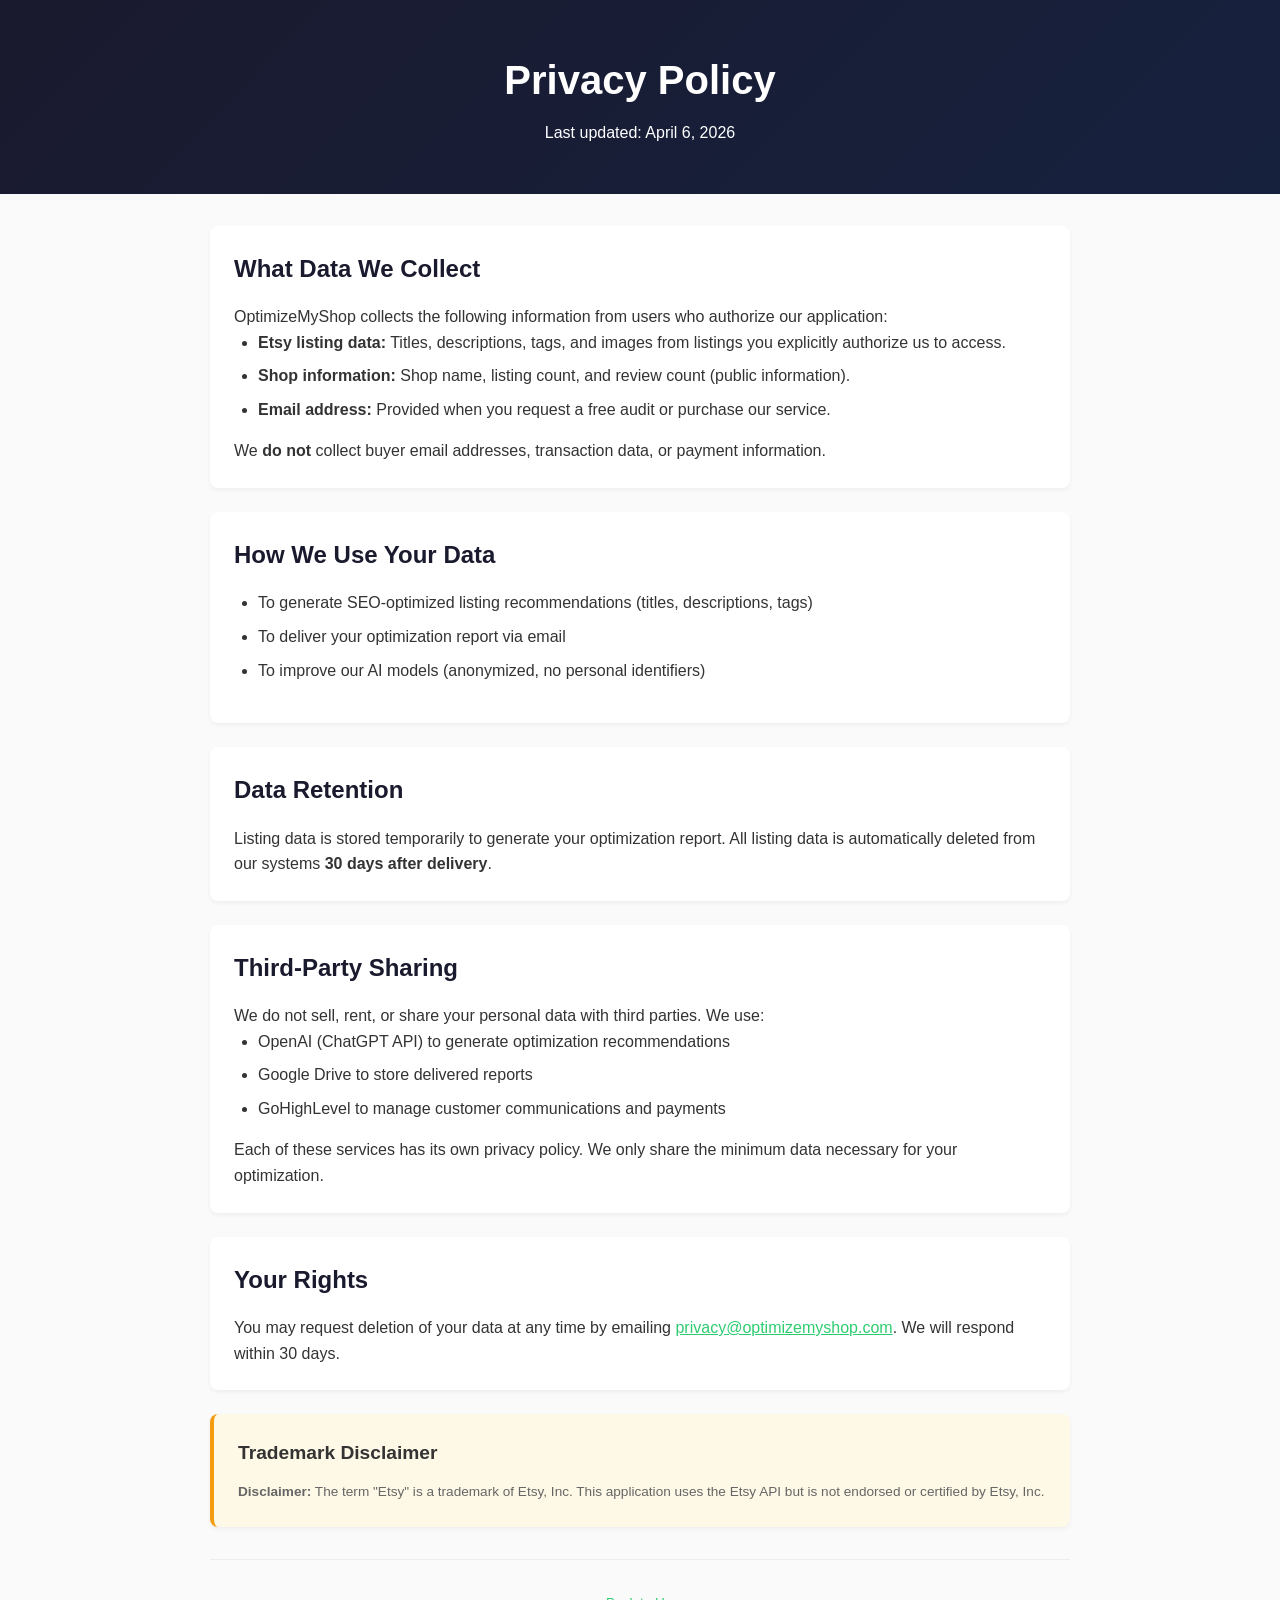
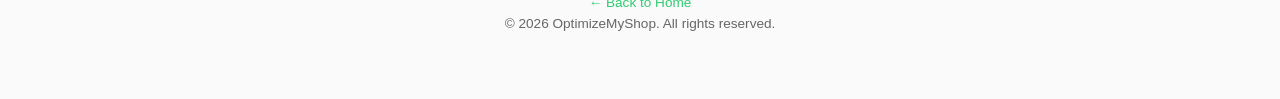
<file: privacy-policy.html>
<!DOCTYPE html>
<html lang="en">
<head>
    <meta charset="UTF-8">
    <meta name="viewport" content="width=device-width, initial-scale=1.0">
    <title>Privacy Policy | OptimizeMyShop</title>
    <link rel="stylesheet" href="css/style.css">
</head>
<body>
    <header>
        <div class="container">
            <h1>Privacy Policy</h1>
            <p>Last updated: April 6, 2026</p>
        </div>
    </header>

    <main>
        <div class="container">
            <section>
                <h2>What Data We Collect</h2>
                <p>OptimizeMyShop collects the following information from users who authorize our application:</p>
                <ul>
                    <li><strong>Etsy listing data:</strong> Titles, descriptions, tags, and images from listings you explicitly authorize us to access.</li>
                    <li><strong>Shop information:</strong> Shop name, listing count, and review count (public information).</li>
                    <li><strong>Email address:</strong> Provided when you request a free audit or purchase our service.</li>
                </ul>
                <p>We <strong>do not</strong> collect buyer email addresses, transaction data, or payment information.</p>
            </section>

            <section>
                <h2>How We Use Your Data</h2>
                <ul>
                    <li>To generate SEO-optimized listing recommendations (titles, descriptions, tags)</li>
                    <li>To deliver your optimization report via email</li>
                    <li>To improve our AI models (anonymized, no personal identifiers)</li>
                </ul>
            </section>

            <section>
                <h2>Data Retention</h2>
                <p>Listing data is stored temporarily to generate your optimization report. All listing data is automatically deleted from our systems <strong>30 days after delivery</strong>.</p>
            </section>

            <section>
                <h2>Third-Party Sharing</h2>
                <p>We do not sell, rent, or share your personal data with third parties. We use:</p>
                <ul>
                    <li>OpenAI (ChatGPT API) to generate optimization recommendations</li>
                    <li>Google Drive to store delivered reports</li>
                    <li>GoHighLevel to manage customer communications and payments</li>
                </ul>
                <p>Each of these services has its own privacy policy. We only share the minimum data necessary for your optimization.</p>
            </section>

            <section>
                <h2>Your Rights</h2>
                <p>You may request deletion of your data at any time by emailing <a href="mailto:privacy@optimizemyshop.com">privacy@optimizemyshop.com</a>. We will respond within 30 days.</p>
            </section>

            <section class="disclaimer">
                <h3>Trademark Disclaimer</h3>
                <p><strong>Disclaimer:</strong> The term "Etsy" is a trademark of Etsy, Inc. This application uses the Etsy API but is not endorsed or certified by Etsy, Inc.</p>
            </section>

            <footer>
                <p><a href="index.html">← Back to Home</a></p>
                <p>© 2026 OptimizeMyShop. All rights reserved.</p>
            </footer>
        </div>
    </main>
</body>
</html>
</file>
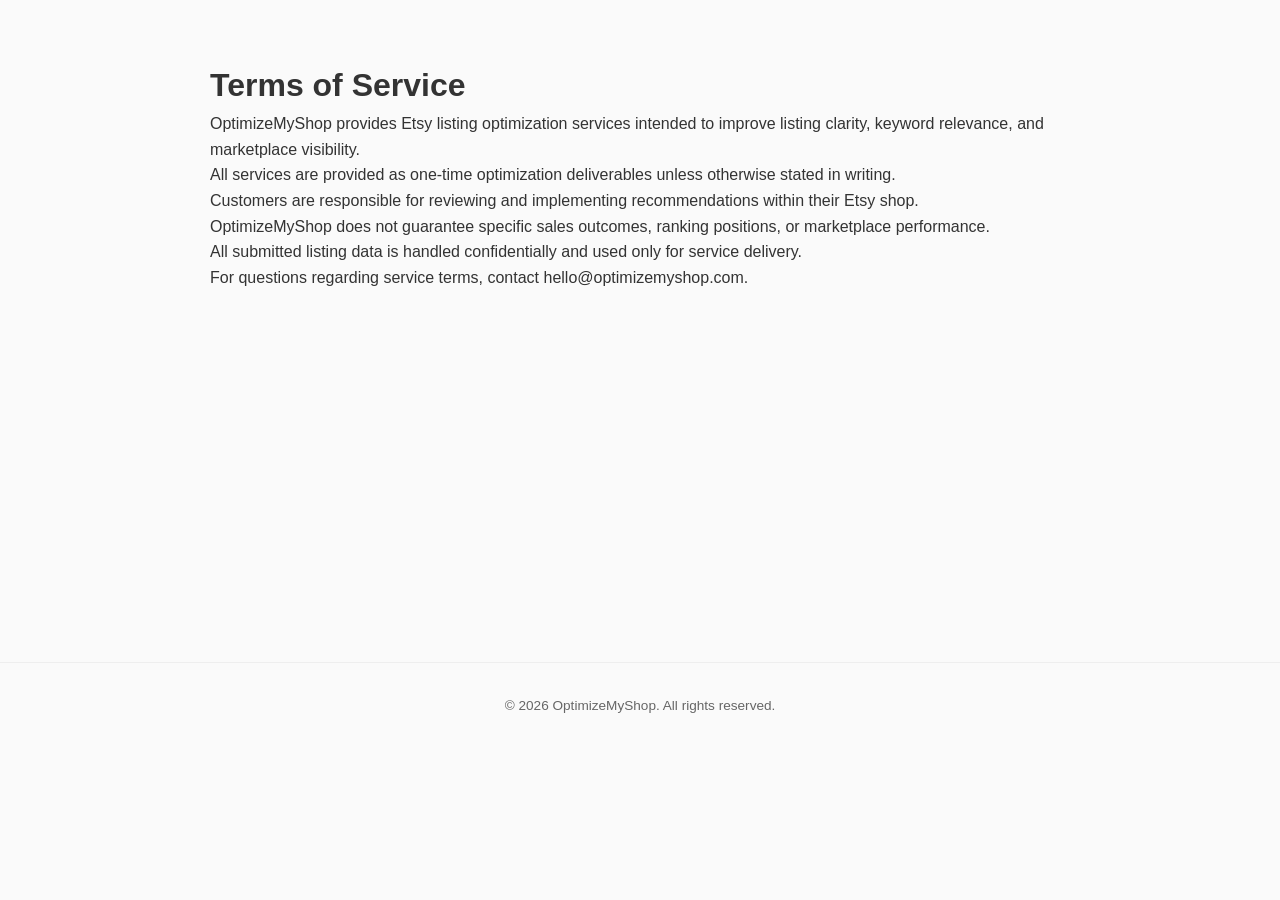
<file: terms-of-service.html>
<!DOCTYPE html>
<html lang="en">
<head>
    <meta charset="UTF-8">
    <meta name="viewport" content="width=device-width, initial-scale=1.0">
    <title>Terms of Service | OptimizeMyShop</title>
    <link rel="stylesheet" href="css/style.css">
</head>
<body>

<main class="container" style="padding: 60px 20px;">
    <h1>Terms of Service</h1>

    <p>OptimizeMyShop provides Etsy listing optimization services intended to improve listing clarity, keyword relevance, and marketplace visibility.</p>

    <p>All services are provided as one-time optimization deliverables unless otherwise stated in writing.</p>

    <p>Customers are responsible for reviewing and implementing recommendations within their Etsy shop.</p>

    <p>OptimizeMyShop does not guarantee specific sales outcomes, ranking positions, or marketplace performance.</p>

    <p>All submitted listing data is handled confidentially and used only for service delivery.</p>

    <p>For questions regarding service terms, contact hello@optimizemyshop.com.</p>
</main>

<footer>
    <div class="container">
        <p>© 2026 OptimizeMyShop. All rights reserved.</p>
    </div>
</footer>

</body>
</html>
</file>
<file: css/style.css>
* {
    margin: 0;
    padding: 0;
    box-sizing: border-box;
}

body {
    font-family: -apple-system, BlinkMacSystemFont, 'Segoe UI', Roboto, Helvetica, Arial, sans-serif;
    line-height: 1.6;
    color: #333;
    background-color: #fafafa;
}

.container {
    max-width: 900px;
    margin: 0 auto;
    padding: 0 20px;
}

header {
    background: linear-gradient(135deg, #1a1a2e 0%, #16213e 100%);
    color: white;
    padding: 3rem 0;
    text-align: center;
}

header h1 {
    font-size: 2.5rem;
    margin-bottom: 0.5rem;
}

main {
    padding: 2rem 0;
    min-height: 70vh;
}

section {
    background: white;
    padding: 1.5rem;
    margin-bottom: 1.5rem;
    border-radius: 8px;
    box-shadow: 0 2px 4px rgba(0,0,0,0.05);
}

h2 {
    color: #1a1a2e;
    margin-bottom: 1rem;
    font-size: 1.5rem;
}

h3 {
    color: #333;
    margin-bottom: 0.75rem;
    font-size: 1.2rem;
}

ul, ol {
    margin-left: 1.5rem;
    margin-bottom: 1rem;
}

li {
    margin-bottom: 0.5rem;
}

.price {
    font-size: 1.8rem;
    font-weight: bold;
    color: #2ecc71;
    margin: 1rem 0;
}

.cta-button {
    display: inline-block;
    background-color: #2ecc71;
    color: white;
    padding: 12px 24px;
    border-radius: 6px;
    text-decoration: none;
    font-weight: bold;
    margin-top: 1rem;
    transition: background-color 0.2s;
    box-shadow: 0 4px 8px rgba(0,0,0,0.2);
}

.cta-button:hover {
    background-color: #27ae60;
}

.disclaimer {
    background-color: #fef9e6;
    border-left: 4px solid #f39c12;
    font-size: 0.85rem;
    color: #666;
}

footer {
    text-align: center;
    padding: 2rem 0;
    font-size: 0.85rem;
    color: #666;
    border-top: 1px solid #eee;
    margin-top: 2rem;
}

footer a {
    color: #2ecc71;
    text-decoration: none;
}

footer a:hover {
    text-decoration: underline;
}

a {
    color: #2ecc71;
}

/* Hero section styles */
.hero-image {
    background-image: url('images/hero-clean.png');
    background-size: cover;
    background-position: center;
    height: 80vh;
    display: flex;
    align-items: center;
    justify-content: center;
    text-align: center;
    color: white;
    padding: 0 20px;
    background-color: rgba(0,0,0,0.1);
}

.hero-content {
    max-width: 800px;
}

.hero-title {
    font-size: 3.5rem;
    margin-bottom: 1rem;
    text-shadow: 0 1px 2px rgba(0,0,0,0.2);
}

.hero-sub {
    font-size: 1.5rem;
    margin-bottom: 2rem;
    max-width: 600px;
}

/* Features section */
.features {
    display: flex;
    flex-wrap: wrap;
    justify-content: space-around;
    margin: 3rem 0;
}

.feature-card {
    background: white;
    padding: 2rem;
    border-radius: 8px;
    box-shadow: 0 2px 4px rgba(0,0,0,0.05);
    width: 45%;
    margin-bottom: 1.5rem;
}

.feature-icon {
    font-size: 2.5rem;
    color: #2ecc71;
    margin-bottom: 1rem;
}

/* Pricing section */
.pricing {
    background: #f8f9fa;
    padding: 3rem 0;
}

.pricing-table {
    display: flex;
    justify-content: space-around;
    flex-wrap: wrap;
    margin: 2rem 0;
}

.pricing-card {
    background: white;
    padding: 2rem;
    border-radius: 8px;
    box-shadow: 0 2px 4px rgba(0,0,0,0.05);
    width: 45%;
    text-align: center;
}

.pricing-card h3 {
    color: #1a1a2e;
    margin-bottom: 1rem;
}

.pricing-card .price {
    font-size: 2.5rem;
    font-weight: bold;
    color: #2ecc71;
    margin: 1rem 0;
}

/* Trust section */
.trust-section {
    background: white;
    padding: 3rem 0;
}

.trust-section h2 {
    color: #1a1a2e;
    margin-bottom: 2rem;
}

.trust-card {
    background: #f8f9fa;
    padding: 1.5rem;
    border-radius: 8px;
    margin: 1.5rem 0;
    position: relative;
}

.trust-icon {
    font-size: 2rem;
    color: #2ecc71;
    margin-bottom: 1rem;
}

/* Dashboard image */
.dashboard-image {
    max-width: 100%;
    height: auto;
    border-radius: 8px;
    box-shadow: 0 4px 8px rgba(0,0,0,0.1);
    margin: 2rem 0;
}

/* Footer */
.footer {
    background: #1a1a2e;
    color: white;
    padding: 2rem 0;
    text-align: center;
}

.footer-links {
    margin: 1.5rem 0;
}

.footer-links a {
    color: #ccc;
    margin: 0 10px;
    text-decoration: none;
}

.footer-links a:hover {
    color: white;
}

/* Mobile responsiveness */
@media (max-width: 768px) {
    .features {
        flex-direction: column;
    }
    .feature-card {
        width: 100%;
        margin-bottom: 1rem;
    }
    .pricing-table {
        flex-direction: column;
    }
    .pricing-card {
        width: 100%;
        margin-bottom: 1rem;
    }
}
</file>
